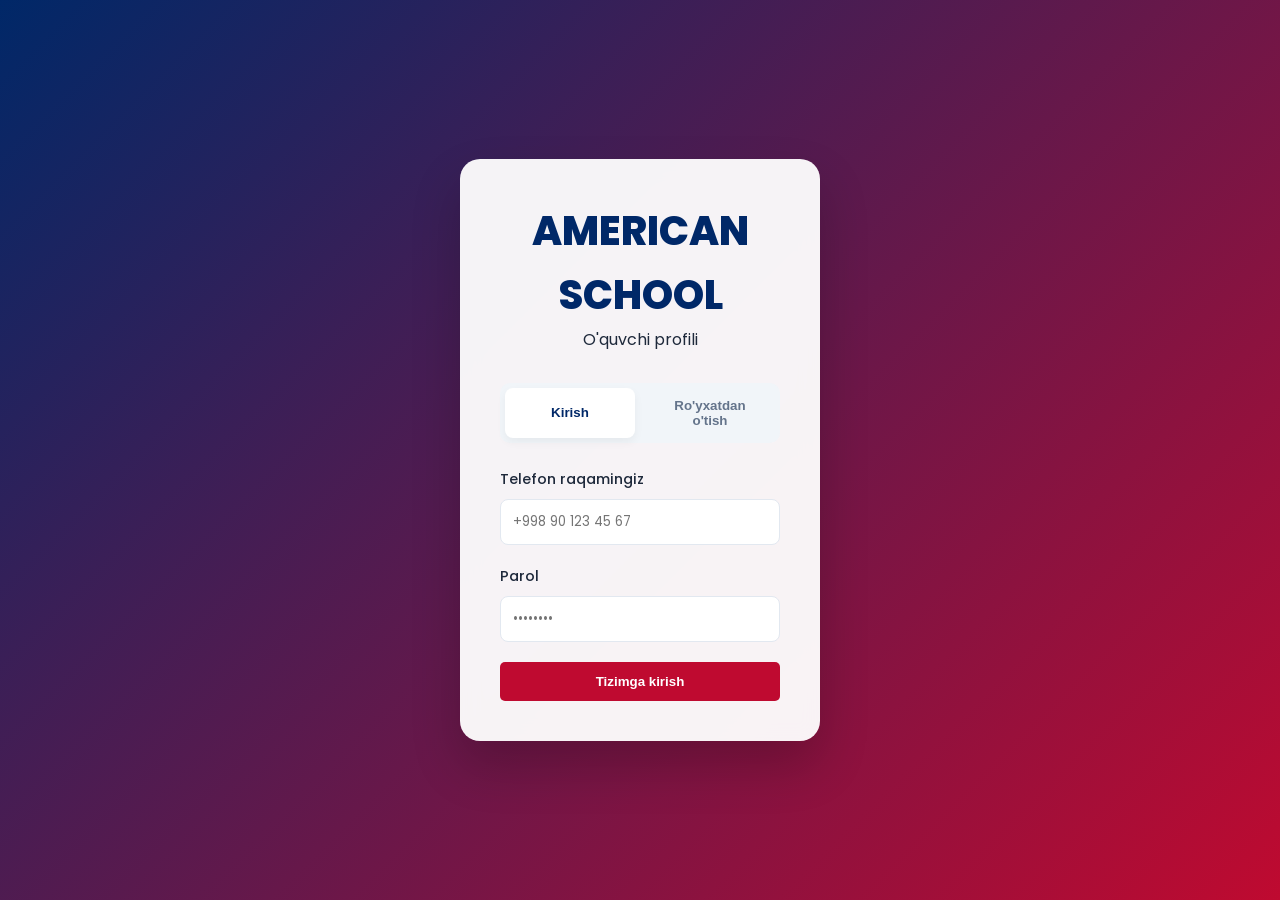
<file: frontend/login.html>
<!DOCTYPE html>
<html lang="uz">
<head>
    <meta charset="UTF-8">
    <meta name="viewport" content="width=device-width, initial-scale=1.0">
    <title>American School | Kirish</title>
    <link rel="stylesheet" href="style.css">
    <link rel="stylesheet" href="auth-style.css">
    <link href="https://fonts.googleapis.com/css2?family=Poppins:wght@300;400;600&display=swap" rel="stylesheet">
</head>
<body class="auth-body">
    <div class="auth-container">
        <div class="auth-box">
            <div class="auth-header">
                <h2>AMERICAN SCHOOL</h2>
                <p>O'quvchi profili</p>
            </div>
            
            <div class="tabs">
                <button id="login-tab" class="active">Kirish</button>
                <button id="signup-tab">Ro'yxatdan o'tish</button>
            </div>

            <!-- Login Form -->
            <form id="login-form" class="auth-form active">
                <div class="form-group">
                    <label>Telefon raqamingiz</label>
                    <input type="tel" id="login-phone" placeholder="+998 90 123 45 67" required>
                </div>
                <div class="form-group">
                    <label>Parol</label>
                    <input type="password" id="login-pass" placeholder="••••••••" required>
                </div>
                <button type="submit" class="btn btn-red full-width">Tizimga kirish</button>
            </form>

            <!-- Signup Form -->
            <form id="signup-form" class="auth-form">
                <div class="form-group">
                    <label>To'liq ismingiz</label>
                    <input type="text" id="signup-name" placeholder="Azizbek" required>
                </div>
                <div class="form-group">
                    <label>Telefon raqam</label>
                    <input type="tel" id="signup-phone" placeholder="+998 90 123 45 67" required>
                </div>
                <div class="form-group">
                    <label>Parol o'rnating</label>
                    <input type="password" id="signup-pass" placeholder="••••••••" required>
                </div>
                <button type="submit" class="btn btn-blue full-width">Ro'yxatdan o'tish</button>
            </form>
        </div>
    </div>

    <script src="config.js"></script>
    <script src="auth.js"></script>
</body>
</html>
</file>
<file: frontend/style.css>
:root {
    /* US Flag Inspired Palette */
    --primary-blue: #002868; /* Old Glory Blue */
    --accent-red: #BF0A30;   /* Old Glory Red */
    --light-red: #FF4D4D;    /* Light red accent */
    --white: #FFFFFF;
    --off-white: #F8FAFC;
    --dark-text: #1E293B;
    --muted-text: #64748B;
    --transition: all 0.3s ease;
}

/* Global Styles */
* {
    margin: 0;
    padding: 0;
    box-sizing: border-box;
    scroll-behavior: smooth;
}

body {
    font-family: 'Poppins', sans-serif;
    color: var(--dark-text);
    line-height: 1.6;
    background-color: var(--white);
    overflow-x: hidden;
}

.container {
    max-width: 1200px;
    margin: 0 auto;
    padding: 0 20px;
}

section {
    padding: 80px 0;
}

.section-header {
    text-align: center;
    margin-bottom: 50px;
}

.sub-title {
    color: var(--accent-red);
    font-weight: 600;
    text-transform: uppercase;
    letter-spacing: 2px;
    font-size: 0.9rem;
    display: block;
    margin-bottom: 10px;
}

h2 {
    font-size: 2.5rem;
    color: var(--primary-blue);
    font-weight: 700;
}

/* Buttons */
.btn {
    display: inline-block;
    padding: 12px 30px;
    border-radius: 5px;
    text-decoration: none;
    font-weight: 600;
    cursor: pointer;
    transition: var(--transition);
    border: none;
    text-align: center;
}

.btn-blue {
    background-color: var(--primary-blue);
    color: var(--white);
}

.btn-blue:hover {
    background-color: #001a44;
    transform: translateY(-2px);
}

.btn-red {
    background-color: var(--accent-red);
    color: var(--white);
}

.btn-red:hover {
    background-color: var(--light-red);
    transform: translateY(-2px);
    box-shadow: 0 5px 15px rgba(191, 10, 48, 0.3);
}

.btn-outline {
    border: 2px solid var(--white);
    color: var(--white);
}

.btn-outline:hover {
    background-color: var(--white);
    color: var(--primary-blue);
}

.btn-outline-blue {
    border: 2px solid var(--primary-blue);
    color: var(--primary-blue);
}

.btn-outline-blue:hover {
    background-color: var(--primary-blue);
    color: var(--white);
}

nav.sticky .btn-outline-blue {
    border-color: var(--primary-blue);
    color: var(--primary-blue);
}

.full-width {
    width: 100%;
}

/* Sticky Navbar */
nav {
    position: absolute;
    top: 0;
    left: 0;
    width: 100%;
    z-index: 1000;
    padding: 20px 0;
    transition: var(--transition);
}

nav.sticky {
    position: fixed;
    background-color: var(--white);
    padding: 15px 0;
    box-shadow: 0 5px 20px rgba(0, 0, 0, 0.1);
}

nav.sticky .logo a {
    color: var(--primary-blue);
}

nav.sticky .nav-menu li a {
    color: var(--dark-text);
}

.nav-container {
    display: flex;
    justify-content: space-between;
    align-items: center;
}

.logo a {
    font-size: 1.5rem;
    font-weight: 800;
    color: var(--white);
    text-decoration: none;
    white-space: nowrap;
}

.logo span {
    color: var(--accent-red);
}

.nav-menu {
    display: flex;
    list-style: none;
    gap: 30px;
}

.nav-menu li a {
    text-decoration: none;
    color: var(--white);
    font-weight: 500;
    transition: var(--transition);
}

.nav-menu li a:hover {
    color: var(--accent-red);
}

.nav-btns {
    display: flex;
    align-items: center;
    gap: 15px;
}

.menu-toggle {
    display: none;
    background: none;
    border: none;
    color: var(--primary-blue);
    font-size: 1.5rem;
    cursor: pointer;
}

/* Hero Section */
.hero {
    height: 100vh;
    min-height: 600px;
    background: url('educational_hero_bg_1778583491686.png') no-repeat center center/cover;
    display: flex;
    align-items: center;
    position: relative;
    color: var(--white);
}

.hero-overlay {
    position: absolute;
    top: 0;
    left: 0;
    width: 100%;
    height: 100%;
    background: linear-gradient(135deg, rgba(0, 40, 104, 0.85), rgba(0, 40, 104, 0.4));
}

.hero-content {
    position: relative;
    z-index: 10;
}

.hero h1 {
    font-size: 4rem;
    line-height: 1.2;
    margin-bottom: 20px;
    font-weight: 800;
}

.highlight {
    color: var(--light-red);
}

.hero p {
    font-size: 1.2rem;
    max-width: 600px;
    margin-bottom: 40px;
    opacity: 0.9;
}

.hero-actions {
    display: flex;
    gap: 20px;
}

/* Features Section */
.features-grid {
    display: grid;
    grid-template-columns: repeat(auto-fit, minmax(300px, 1fr));
    gap: 30px;
}

.feature-card {
    background-color: var(--off-white);
    padding: 40px;
    border-radius: 10px;
    text-align: center;
    transition: var(--transition);
    border-bottom: 4px solid transparent;
}

.feature-card:hover {
    transform: translateY(-10px);
    border-bottom-color: var(--accent-red);
    box-shadow: 0 10px 30px rgba(0,0,0,0.05);
}

.icon-box {
    width: 70px;
    height: 70px;
    background-color: var(--primary-blue);
    color: var(--white);
    border-radius: 50%;
    display: flex;
    align-items: center;
    justify-content: center;
    font-size: 1.8rem;
    margin: 0 auto 20px;
}

/* Courses Section */
.courses-grid {
    display: grid;
    grid-template-columns: repeat(auto-fit, minmax(260px, 1fr));
    gap: 30px;
}

.course-card {
    background-color: var(--white);
    border-radius: 10px;
    overflow: hidden;
    box-shadow: 0 5px 15px rgba(0,0,0,0.05);
    transition: var(--transition);
}

.course-card:hover {
    transform: scale(1.03);
    box-shadow: 0 10px 25px rgba(0,0,0,0.1);
}

.course-img {
    height: 200px;
    background-size: cover;
    background-position: center;
}

.general-img { background-image: linear-gradient(rgba(0,0,0,0.3), rgba(0,0,0,0.3)), url('general_english.png'); }
.ielts-img { background-image: linear-gradient(rgba(0,0,0,0.3), rgba(0,0,0,0.3)), url('ielts_prep.png'); }
.kids-img { background-image: linear-gradient(rgba(0,0,0,0.3), rgba(0,0,0,0.3)), url('https://images.unsplash.com/photo-1488190211105-8b0e65b80b4e?ixlib=rb-1.2.1&auto=format&fit=crop&w=800&q=80'); }
.sat-img { background-image: linear-gradient(rgba(0,0,0,0.3), rgba(0,0,0,0.3)), url('https://images.unsplash.com/photo-1497633762265-9d179a990aa6?ixlib=rb-1.2.1&auto=format&fit=crop&w=800&q=80'); }

.course-info {
    padding: 25px;
}

.course-info h3 {
    color: var(--primary-blue);
    margin-bottom: 10px;
}

.course-info p {
    color: var(--muted-text);
    font-size: 0.9rem;
    margin-bottom: 20px;
}

.course-link {
    color: var(--accent-red);
    text-decoration: none;
    font-weight: 600;
    display: flex;
    align-items: center;
    gap: 8px;
}

/* Stats Section */
.stats {
    background-color: var(--primary-blue);
    color: var(--white);
    padding: 60px 0;
}

.stats-grid {
    display: grid;
    grid-template-columns: repeat(auto-fit, minmax(200px, 1fr));
    text-align: center;
    gap: 40px;
}

.stat-item .counter {
    font-size: 3rem;
    font-weight: 800;
}

.stat-item .plus, .stat-item .percent {
    font-size: 2rem;
    color: var(--light-red);
}

.stat-item p {
    text-transform: uppercase;
    letter-spacing: 1px;
    font-size: 0.9rem;
}

/* Contact Section */
.contact-container {
    display: grid;
    grid-template-columns: repeat(auto-fit, minmax(350px, 1fr));
    gap: 50px;
    align-items: center;
}

.contact-info h2 {
    margin-bottom: 20px;
}

.contact-details {
    margin-top: 30px;
}

.detail {
    display: flex;
    align-items: center;
    gap: 15px;
    margin-bottom: 15px;
}

.detail i {
    color: var(--accent-red);
    font-size: 1.2rem;
}

.contact-form-box {
    background-color: var(--white);
    padding: 40px;
    border-radius: 10px;
    box-shadow: 0 15px 40px rgba(0,0,0,0.1);
}

.form-group {
    margin-bottom: 20px;
}

.form-group label {
    display: block;
    margin-bottom: 8px;
    font-weight: 500;
}

.form-group input, .form-group select {
    width: 100%;
    padding: 12px;
    border: 1px solid #E2E8F0;
    border-radius: 5px;
    font-family: inherit;
    outline: none;
    transition: var(--transition);
}

.form-group input:focus, .form-group select:focus {
    border-color: var(--primary-blue);
}

/* Footer */
footer {
    background-color: #001a44;
    color: var(--white);
    padding: 30px 0;
    text-align: center;
}

/* Chat Widget Styles */
#chat-toggle {
    position: fixed;
    bottom: 30px;
    right: 30px;
    width: 65px;
    height: 65px;
    background-color: var(--accent-red);
    color: white;
    border-radius: 50%;
    border: none;
    font-size: 1.8rem;
    cursor: pointer;
    z-index: 2000;
    box-shadow: 0 10px 25px rgba(191, 10, 48, 0.4);
    transition: var(--transition);
    display: flex;
    align-items: center;
    justify-content: center;
}

#chat-toggle:hover {
    transform: scale(1.1) rotate(5deg);
}

.chat-badge {
    position: absolute;
    top: 0;
    right: 0;
    background-color: var(--primary-blue);
    color: white;
    font-size: 0.7rem;
    width: 22px;
    height: 22px;
    border-radius: 50%;
    display: flex;
    align-items: center;
    justify-content: center;
    border: 2px solid white;
}

#chat-widget {
    position: fixed;
    bottom: 110px;
    right: 30px;
    width: 350px;
    height: 500px;
    background: var(--white);
    border-radius: 20px;
    box-shadow: 0 20px 50px rgba(0,0,0,0.15);
    z-index: 2000;
    display: flex;
    flex-direction: column;
    overflow: hidden;
    transition: all 0.4s cubic-bezier(0.175, 0.885, 0.32, 1.275);
    transform-origin: bottom right;
}

#chat-widget.chat-hidden {
    transform: scale(0);
    opacity: 0;
    pointer-events: none;
}

.chat-header {
    background-color: var(--primary-blue);
    color: white;
    padding: 15px 20px;
    display: flex;
    justify-content: space-between;
    align-items: center;
    border-bottom: 1px solid rgba(255,255,255,0.1);
}

.chat-user-info {
    display: flex;
    align-items: center;
    gap: 12px;
}

.status-dot-container {
    position: relative;
    width: 40px;
    height: 40px;
}

.support-avatar {
    width: 40px;
    height: 40px;
    border-radius: 50%;
    border: 2px solid rgba(255,255,255,0.2);
    object-fit: cover;
}

.status-dot {
    width: 10px;
    height: 10px;
    background-color: #4ade80;
    border-radius: 50%;
    box-shadow: 0 0 8px #4ade80;
    position: absolute;
    bottom: 0;
    right: 0;
    border: 2px solid var(--primary-blue);
}

.chat-header-text {
    display: flex;
    flex-direction: column;
}

.support-title {
    font-size: 0.9rem;
    font-weight: 600;
    color: white;
    line-height: 1.2;
}

.support-status {
    font-size: 0.7rem;
    color: #4ade80;
    opacity: 0.9;
    line-height: 1.2;
}

#close-chat {
    background: none;
    border: none;
    color: white;
    font-size: 1.2rem;
    cursor: pointer;
    opacity: 0.7;
}

.chat-body {
    flex: 1;
    padding: 20px;
    overflow-y: auto;
    background-color: #f1f5f9;
    display: flex;
    flex-direction: column;
    gap: 15px;
}

.message {
    max-width: 80%;
    padding: 10px 15px;
    border-radius: 15px;
    font-size: 0.9rem;
    position: relative;
}

.message.incoming {
    align-self: flex-start;
    background-color: white;
    color: var(--dark-text);
    border-bottom-left-radius: 2px;
}

.message.outgoing {
    align-self: flex-end;
    background-color: var(--primary-blue);
    color: white;
    border-bottom-right-radius: 2px;
}

.time {
    font-size: 0.7rem;
    opacity: 0.6;
    display: block;
    margin-top: 5px;
    text-align: right;
}

.chat-footer {
    padding: 15px;
    background-color: white;
    display: flex;
    gap: 10px;
    border-top: 1px solid #e2e8f0;
}

.chat-footer input {
    flex: 1;
    padding: 10px;
    border: 1px solid #e2e8f0;
    border-radius: 10px;
    outline: none;
}

#send-msg {
    background-color: var(--accent-red);
    color: white;
    border: none;
    width: 40px;
    height: 40px;
    border-radius: 10px;
    cursor: pointer;
    transition: var(--transition);
}

#send-msg:hover {
    background-color: var(--light-red);
}

/* Animations */
.fade-in { animation: fadeIn 0.8s ease-out; }
.fade-in-delay { animation: fadeIn 0.8s ease-out 0.3s backwards; }
.fade-in-delay-2 { animation: fadeIn 0.8s ease-out 0.6s backwards; }

@keyframes fadeIn {
    from { opacity: 0; transform: translateY(20px); }
    to { opacity: 1; transform: translateY(0); }
}

.mobile-only {
    display: none;
}

/* Responsive */
@media (max-width: 991px) {
    .mobile-only {
        display: block;
    }
    .desktop-only {
        display: none !important;
    }
    
    /* Responsive font sizes */
    .hero h1 { 
        font-size: clamp(2.2rem, 8vw, 3.5rem); 
    }
    .hero p {
        font-size: clamp(0.95rem, 3.5vw, 1.1rem);
    }
    
    /* Navigation Menu Side Drawer */
    .nav-menu { 
        display: flex; 
        flex-direction: column;
        position: fixed;
        top: 0;
        right: -100%;
        width: 285px;
        height: 100vh;
        background-color: var(--primary-blue);
        padding: 100px 30px;
        gap: 25px;
        transition: right 0.4s cubic-bezier(0.16, 1, 0.3, 1);
        box-shadow: -5px 0 25px rgba(0, 0, 0, 0.25);
        z-index: 999;
    }
    
    .nav-menu.active {
        right: 0;
    }
    
    .nav-menu li a {
        font-size: 1.15rem;
        color: var(--white);
        display: block;
        padding: 10px 0;
        border-bottom: 1px solid rgba(255, 255, 255, 0.08);
    }
    
    .menu-toggle { 
        display: block; 
        color: var(--white); 
        z-index: 1000;
        transition: var(--transition);
    }
    
    nav.sticky .menu-toggle { 
        color: var(--primary-blue); 
    }
    
    /* Toggle active state (hamburger becomes cross) */
    .menu-toggle.active i::before {
        content: "\f00d"; /* fontawesome times/close icon */
    }
    
    .logo a {
        font-size: 1.3rem;
    }
}

@media (max-width: 768px) {
    section {
        padding: 50px 0;
    }
    .hero {
        padding-top: 80px;
    }
    .hero-actions { 
        flex-direction: column; 
        gap: 12px;
    }
    .hero-actions .btn {
        width: 100%;
    }
    .section-header h2 { 
        font-size: 1.8rem; 
    }
    .contact-container {
        grid-template-columns: 1fr;
        gap: 30px;
    }
    .contact-form-box {
        padding: 25px;
    }
    #chat-widget {
        width: 90%;
        right: 5%;
        left: 5%;
        bottom: 90px;
        height: 70vh;
    }
}

/* Course Details Modal Styles */
.modal-overlay {
    position: fixed;
    top: 0;
    left: 0;
    width: 100%;
    height: 100%;
    background-color: rgba(0, 40, 104, 0.4);
    backdrop-filter: blur(8px);
    z-index: 9999;
    display: flex;
    align-items: center;
    justify-content: center;
    opacity: 0;
    pointer-events: none;
    transition: opacity 0.3s ease;
}

.modal-overlay.active {
    opacity: 1;
    pointer-events: auto;
}

.modal-content {
    background: var(--white);
    padding: 40px;
    border-radius: 20px;
    max-width: 650px;
    width: 90%;
    max-height: 90vh;
    overflow-y: auto;
    position: relative;
    box-shadow: 0 25px 60px rgba(0, 40, 104, 0.15);
    transform: scale(0.85);
    transition: transform 0.3s cubic-bezier(0.175, 0.885, 0.32, 1.275);
}

.modal-overlay.active .modal-content {
    transform: scale(1);
}

.modal-close {
    position: absolute;
    top: 20px;
    right: 20px;
    background: none;
    border: none;
    font-size: 1.5rem;
    color: var(--muted-text);
    cursor: pointer;
    transition: var(--transition);
}

.modal-close:hover {
    color: var(--accent-red);
    transform: rotate(90deg);
}

.modal-course-header {
    display: flex;
    align-items: center;
    gap: 20px;
    margin-bottom: 25px;
    border-bottom: 1px solid #E2E8F0;
    padding-bottom: 20px;
}

.modal-course-icon {
    width: 60px;
    height: 60px;
    border-radius: 12px;
    background: #f1f5f9;
    display: flex;
    align-items: center;
    justify-content: center;
    font-size: 1.8rem;
    color: var(--accent-red);
}

.modal-course-title h2 {
    font-size: 1.8rem;
    color: var(--primary-blue);
    line-height: 1.2;
    margin: 0;
}

.modal-course-title span {
    font-size: 0.9rem;
    color: var(--accent-red);
    font-weight: 600;
    text-transform: uppercase;
    letter-spacing: 1px;
}

.modal-info-grid {
    display: grid;
    grid-template-columns: repeat(auto-fit, minmax(130px, 1fr));
    gap: 15px;
    margin-bottom: 25px;
}

.modal-info-card {
    background: var(--off-white);
    padding: 15px;
    border-radius: 10px;
    text-align: center;
    border: 1px solid #E2E8F0;
}

.modal-info-card i {
    color: var(--primary-blue);
    font-size: 1.2rem;
    margin-bottom: 5px;
}

.modal-info-card h4 {
    font-size: 0.8rem;
    color: var(--muted-text);
    text-transform: uppercase;
    margin-bottom: 2px;
}

.modal-info-card p {
    font-size: 0.95rem;
    color: var(--dark-text);
    font-weight: 600;
}

.modal-course-desc {
    margin-bottom: 25px;
}

.modal-course-desc h3 {
    color: var(--primary-blue);
    font-size: 1.1rem;
    margin-bottom: 10px;
}

.modal-course-desc p {
    color: var(--muted-text);
    font-size: 0.95rem;
    line-height: 1.6;
}

.modal-features-list {
    list-style: none;
    margin-bottom: 30px;
}

.modal-features-list li {
    display: flex;
    align-items: flex-start;
    gap: 10px;
    font-size: 0.95rem;
    color: var(--dark-text);
    margin-bottom: 12px;
}

.modal-features-list li i {
    color: #4ade80;
    font-size: 1.1rem;
    margin-top: 3px;
}

/* Directions Selection Modal & Cards Styles */
.main-courses-content {
    max-width: 850px;
    width: 95%;
}
.modal-courses-header {
    text-align: center;
    margin-bottom: 30px;
}
.modal-courses-header h2 {
    color: var(--primary-blue);
    font-size: 2rem;
    margin-bottom: 10px;
}
.modal-courses-header p {
    color: var(--muted-text);
    font-size: 1rem;
}
.directions-grid {
    display: grid;
    grid-template-columns: repeat(auto-fit, minmax(220px, 1fr));
    gap: 25px;
    margin-bottom: 15px;
}
.direction-card {
    background: var(--off-white);
    padding: 30px 20px;
    border-radius: 12px;
    text-align: center;
    border: 1px solid #e2e8f0;
    transition: var(--transition);
    display: flex;
    flex-direction: column;
    align-items: center;
    justify-content: space-between;
}
.direction-card:hover {
    transform: translateY(-5px);
    box-shadow: 0 10px 20px rgba(0, 40, 104, 0.08);
    border-color: var(--primary-blue);
}
.dir-icon {
    width: 60px;
    height: 60px;
    background: rgba(0, 40, 104, 0.05);
    color: var(--primary-blue);
    border-radius: 50%;
    display: flex;
    align-items: center;
    justify-content: center;
    font-size: 1.8rem;
    margin-bottom: 15px;
    transition: var(--transition);
}
.direction-card:hover .dir-icon {
    background: var(--primary-blue);
    color: var(--white);
}
.direction-card h3 {
    color: var(--primary-blue);
    font-size: 1.3rem;
    margin-bottom: 10px;
}
.direction-card p {
    color: var(--muted-text);
    font-size: 0.85rem;
    line-height: 1.5;
    margin-bottom: 20px;
    flex-grow: 1;
}
.dir-more-btn {
    width: 100%;
}
.direction-back-btn {
    margin-bottom: 20px;
    background: #f1f5f9;
    color: var(--primary-blue);
    border: none;
    padding: 8px 15px;
    border-radius: 6px;
    font-size: 0.9rem;
    font-weight: 600;
    cursor: pointer;
    display: flex;
    align-items: center;
    gap: 8px;
    transition: var(--transition);
}
.direction-back-btn:hover {
    background: #e2e8f0;
}
</file>
<file: frontend/auth-style.css>
.auth-body {
    background: linear-gradient(135deg, #002868, #BF0A30);
    height: 100vh;
    display: flex;
    align-items: center;
    justify-content: center;
}

.auth-container {
    width: 100%;
    max-width: 400px;
    padding: 20px;
}

.auth-box {
    background: rgba(255, 255, 255, 0.95);
    backdrop-filter: blur(10px);
    padding: 40px;
    border-radius: 20px;
    box-shadow: 0 25px 50px rgba(0,0,0,0.2);
}

.auth-header {
    text-align: center;
    margin-bottom: 30px;
}

.auth-header h2 {
    color: #002868;
    font-weight: 800;
}

.tabs {
    display: flex;
    gap: 10px;
    margin-bottom: 25px;
    background: #f1f5f9;
    padding: 5px;
    border-radius: 10px;
}

.tabs button {
    flex: 1;
    padding: 10px;
    border: none;
    background: none;
    cursor: pointer;
    font-weight: 600;
    border-radius: 8px;
    transition: 0.3s;
    color: #64748b;
}

.tabs button.active {
    background: white;
    color: #002868;
    box-shadow: 0 4px 10px rgba(0,0,0,0.05);
}

.auth-form {
    display: none;
}

.auth-form.active {
    display: block;
}

.form-group {
    margin-bottom: 20px;
}

.form-group label {
    display: block;
    margin-bottom: 8px;
    font-weight: 500;
    font-size: 0.9rem;
}

.form-group input {
    width: 100%;
    padding: 12px;
    border: 1px solid #e2e8f0;
    border-radius: 8px;
    outline: none;
}
</file>
